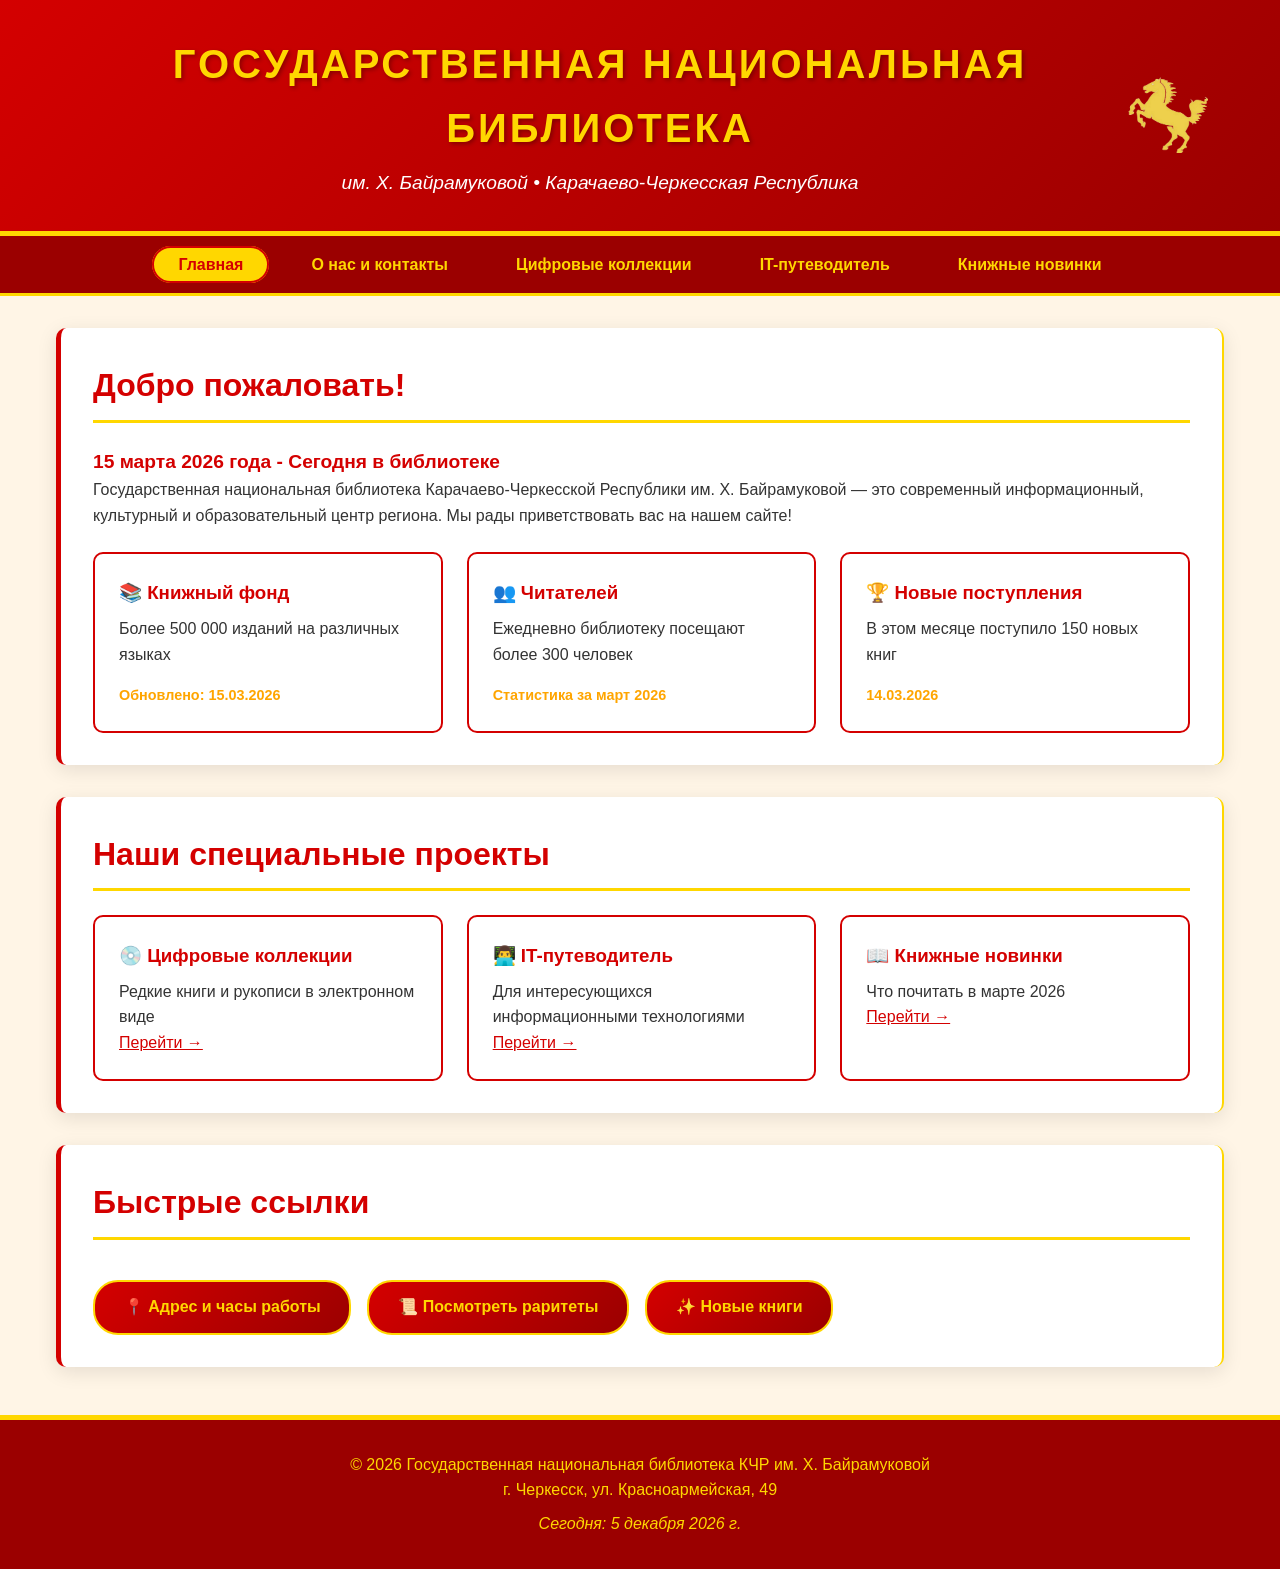
<file: index.html>
<!DOCTYPE html>
<html lang="ru">
<head>
    <meta charset="UTF-8">
    <meta name="viewport" content="width=device-width, initial-scale=1.0">
    <title>Главная - Государственная национальная библиотека КЧР им. Х. Байрамуковой</title>
    <link rel="stylesheet" href="css/style.css">
</head>
<body>
    <header>
        <div class="header-content">
            <img src="images/horse-logo.png" alt="Логотип библиотеки" class="header-logo" onerror="this.style.display='none'">
            <div class="header-text">
                <h1>Государственная национальная библиотека</h1>
                <p>им. Х. Байрамуковой • Карачаево-Черкесская Республика</p>
            </div>
        </div>
    </header>

    <nav>
        <ul>
            <li><a href="index.html">Главная</a></li>
            <li><a href="about.html">О нас и контакты</a></li>
            <li><a href="rarities.html">Цифровые коллекции</a></li>
            <li><a href="guide.html">IT-путеводитель</a></li>
            <li><a href="newbooks.html">Книжные новинки</a></li>
        </ul>
    </nav>

    <main>
        <section>
            <h2>Добро пожаловать!</h2>
            <p style="font-size: 1.2rem; color: #D40000; font-weight: bold;">15 марта 2026 года - Сегодня в библиотеке</p>
            <p>Государственная национальная библиотека Карачаево-Черкесской Республики им. Х. Байрамуковой — это современный информационный, культурный и образовательный центр региона. Мы рады приветствовать вас на нашем сайте!</p>
            
            <div class="card-container">
                <div class="card">
                    <h3>📚 Книжный фонд</h3>
                    <p>Более 500 000 изданий на различных языках</p>
                    <p class="date">Обновлено: 15.03.2026</p>
                </div>
                
                <div class="card">
                    <h3>👥 Читателей</h3>
                    <p>Ежедневно библиотеку посещают более 300 человек</p>
                    <p class="date">Статистика за март 2026</p>
                </div>
                
                <div class="card">
                    <h3>🏆 Новые поступления</h3>
                    <p>В этом месяце поступило 150 новых книг</p>
                    <p class="date">14.03.2026</p>
                </div>
            </div>
        </section>

        <section>
            <h2>Наши специальные проекты</h2>
            <div class="card-container">
                <div class="card">
                    <h3>💿 Цифровые коллекции</h3>
                    <p>Редкие книги и рукописи в электронном виде</p>
                    <a href="rarities.html" style="color: #D40000;">Перейти →</a>
                </div>
                
                <div class="card">
                    <h3>👨‍💻 IT-путеводитель</h3>
                    <p>Для интересующихся информационными технологиями</p>
                    <a href="guide.html" style="color: #D40000;">Перейти →</a>
                </div>
                
                <div class="card">
                    <h3>📖 Книжные новинки</h3>
                    <p>Что почитать в марте 2026</p>
                    <a href="newbooks.html" style="color: #D40000;">Перейти →</a>
                </div>
            </div>
        </section>

        <section>
            <h2>Быстрые ссылки</h2>
            <div style="display: flex; gap: 1rem; flex-wrap: wrap;">
                <a href="about.html" class="btn">📍 Адрес и часы работы</a>
                <a href="rarities.html" class="btn">📜 Посмотреть раритеты</a>
                <a href="newbooks.html" class="btn">✨ Новые книги</a>
            </div>
        </section>
    </main>

    <footer>
        <div class="footer-content">
            <p>© 2026 Государственная национальная библиотека КЧР им. Х. Байрамуковой</p>
            <p>г. Черкесск, ул. Красноармейская, 49</p>
            <p id="current-date"></p>
        </div>
    </footer>

    <script src="js/script.js"></script>
</body>
</html>
</file>
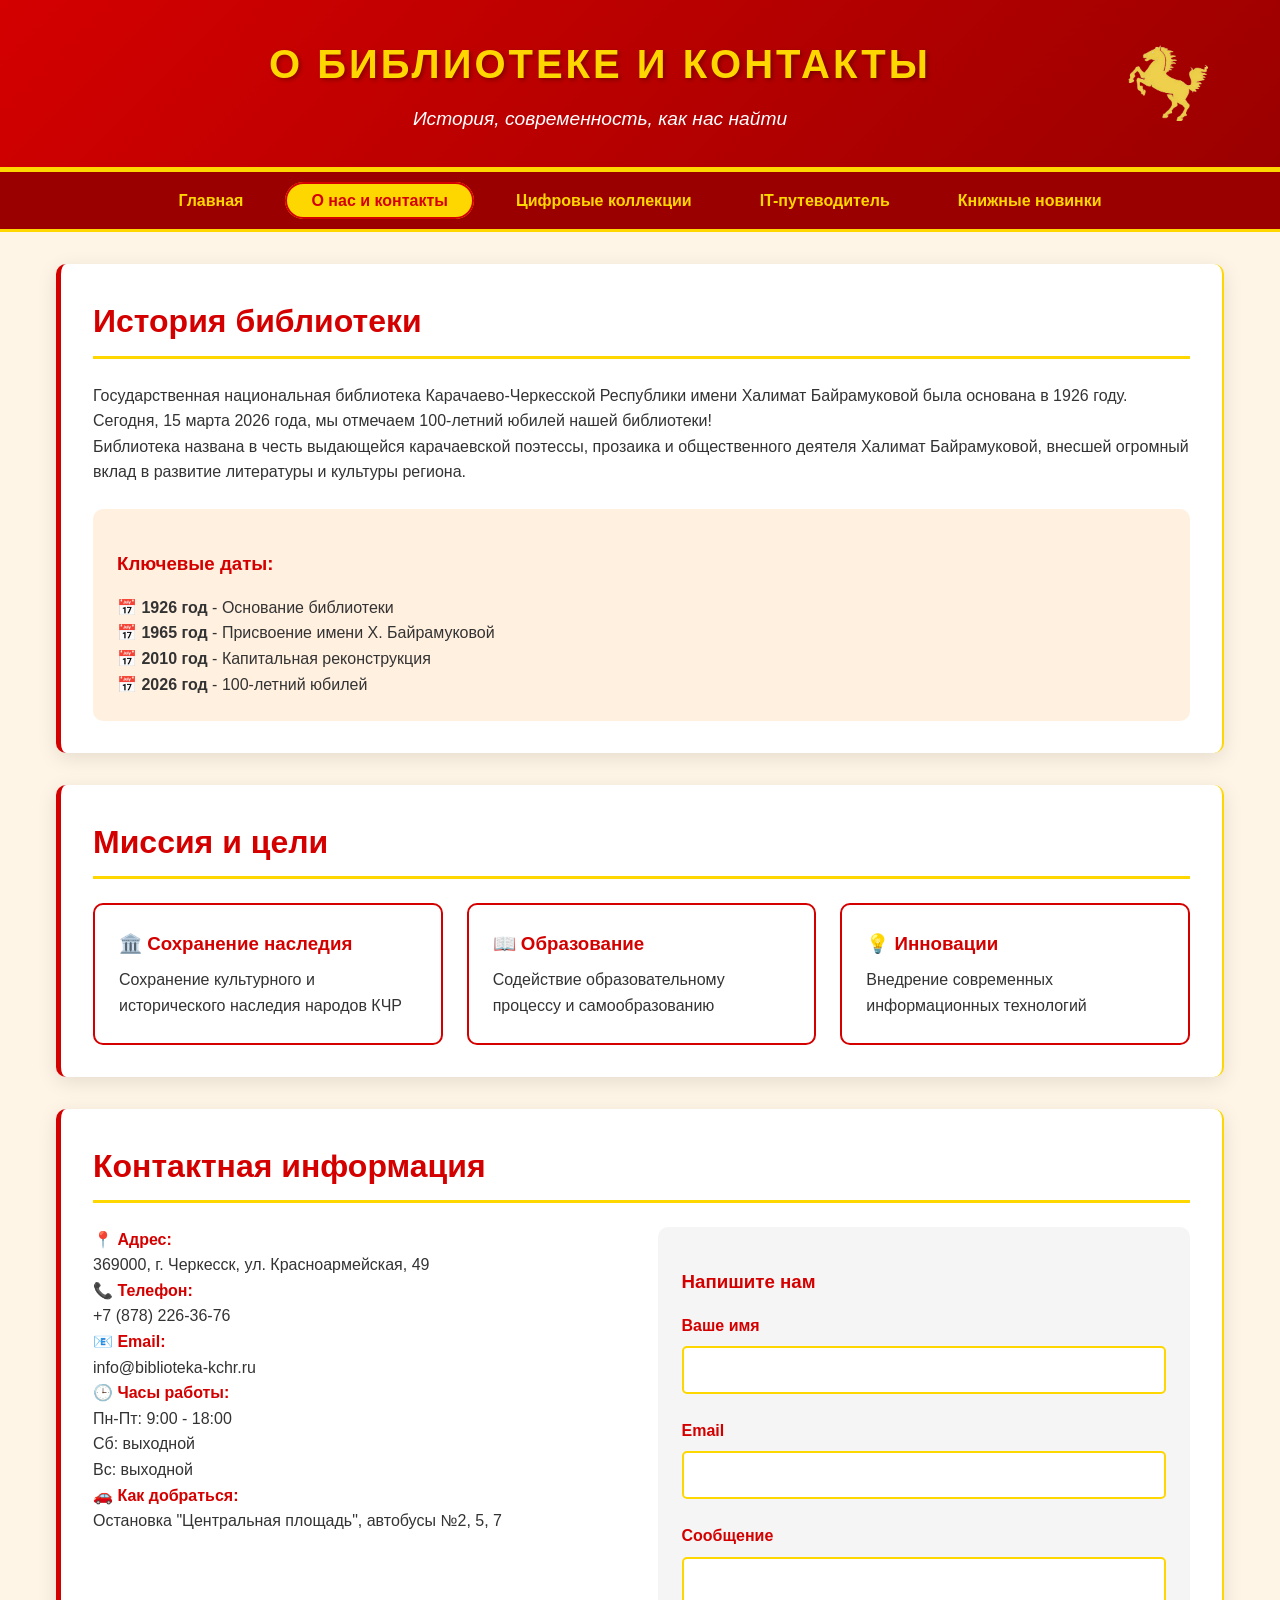
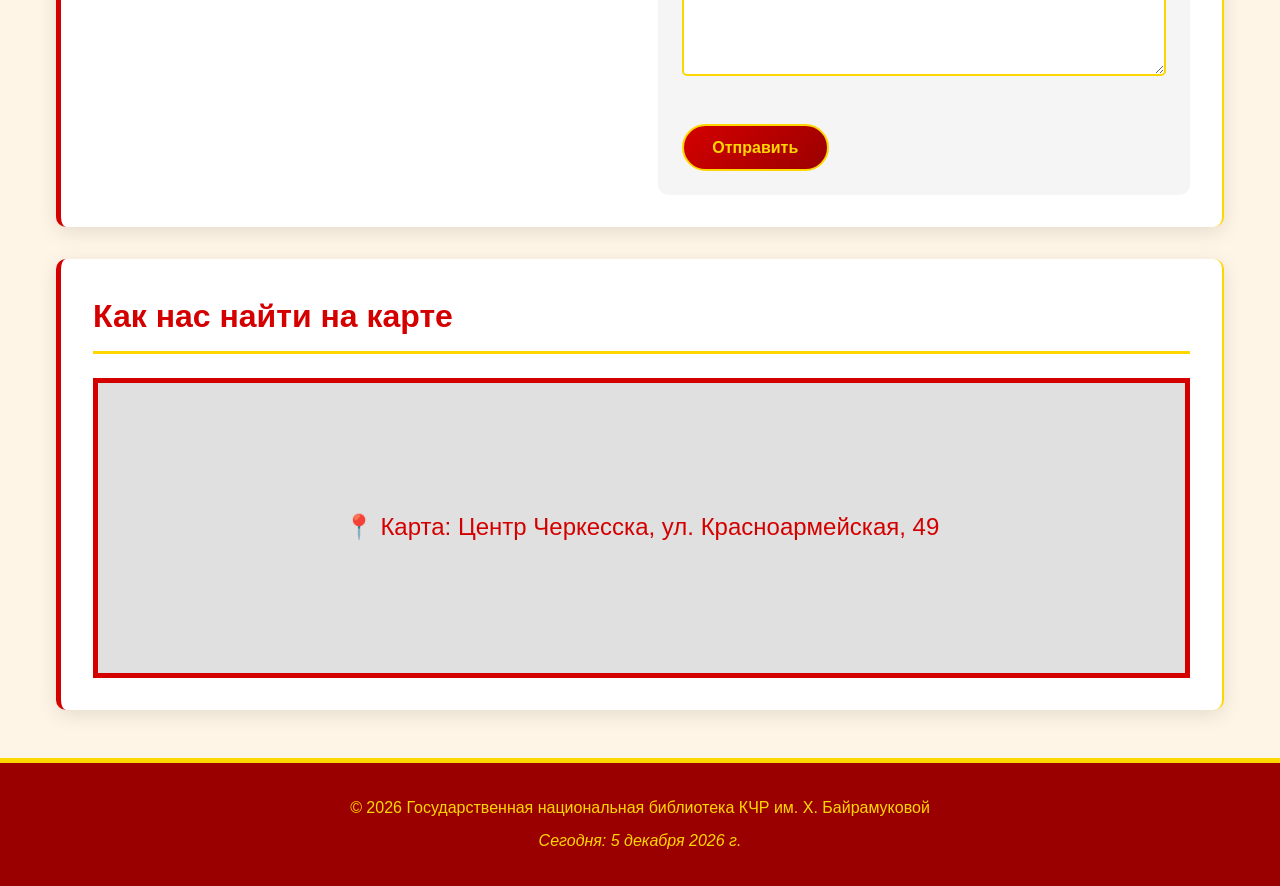
<file: about.html>
<!DOCTYPE html>
<html lang="ru">
<head>
    <meta charset="UTF-8">
    <meta name="viewport" content="width=device-width, initial-scale=1.0">
    <title>О библиотеке и контакты - Государственная национальная библиотека КЧР</title>
    <link rel="stylesheet" href="css/style.css">
</head>
<body>
    <header>
        <div class="header-content">
            <img src="images/horse-logo.png" alt="Логотип библиотеки" class="header-logo" onerror="this.style.display='none'">
            <div class="header-text">
                <h1>О библиотеке и контакты</h1>
                <p>История, современность, как нас найти</p>
            </div>
        </div>
    </header>

    <nav>
        <ul>
            <li><a href="index.html">Главная</a></li>
            <li><a href="about.html">О нас и контакты</a></li>
            <li><a href="rarities.html">Цифровые коллекции</a></li>
            <li><a href="guide.html">IT-путеводитель</a></li>
            <li><a href="newbooks.html">Книжные новинки</a></li>
        </ul>
    </nav>

    <main>
        <section>
            <h2>История библиотеки</h2>
            <p>Государственная национальная библиотека Карачаево-Черкесской Республики имени Халимат Байрамуковой была основана в 1926 году. Сегодня, 15 марта 2026 года, мы отмечаем 100-летний юбилей нашей библиотеки!</p>
            <p>Библиотека названа в честь выдающейся карачаевской поэтессы, прозаика и общественного деятеля Халимат Байрамуковой, внесшей огромный вклад в развитие литературы и культуры региона.</p>
            
            <div style="background: #FFF0E0; padding: 1.5rem; border-radius: 10px; margin-top: 1.5rem;">
                <h3 style="color: #D40000;">Ключевые даты:</h3>
                <ul style="list-style: none;">
                    <li>📅 <strong>1926 год</strong> - Основание библиотеки</li>
                    <li>📅 <strong>1965 год</strong> - Присвоение имени Х. Байрамуковой</li>
                    <li>📅 <strong>2010 год</strong> - Капитальная реконструкция</li>
                    <li>📅 <strong>2026 год</strong> - 100-летний юбилей</li>
                </ul>
            </div>
        </section>

        <section>
            <h2>Миссия и цели</h2>
            <div class="card-container">
                <div class="card">
                    <h3>🏛️ Сохранение наследия</h3>
                    <p>Сохранение культурного и исторического наследия народов КЧР</p>
                </div>
                <div class="card">
                    <h3>📖 Образование</h3>
                    <p>Содействие образовательному процессу и самообразованию</p>
                </div>
                <div class="card">
                    <h3>💡 Инновации</h3>
                    <p>Внедрение современных информационных технологий</p>
                </div>
            </div>
        </section>

        <section>
            <h2>Контактная информация</h2>
            <div style="display: grid; grid-template-columns: 1fr 1fr; gap: 2rem;">
                <div>
                    <p><strong style="color: #D40000;">📍 Адрес:</strong><br>
                    369000, г. Черкесск, ул. Красноармейская, 49</p>
                    
                    <p><strong style="color: #D40000;">📞 Телефон:</strong><br>
                    +7 (878) 226-36-76</p>
                    
                    <p><strong style="color: #D40000;">📧 Email:</strong><br>
                    info@biblioteka-kchr.ru</p>
                    
                    <p><strong style="color: #D40000;">🕒 Часы работы:</strong><br>
                    Пн-Пт: 9:00 - 18:00<br>
                    Сб: выходной<br>
                    Вс: выходной</p>
                    
                    <p><strong style="color: #D40000;">🚗 Как добраться:</strong><br>
                    Остановка "Центральная площадь", автобусы №2, 5, 7</p>
                </div>
                
                <div style="background: #f5f5f5; padding: 1.5rem; border-radius: 10px;">
                    <h3 style="color: #D40000;">Напишите нам</h3>
                    <form id="contactForm">
                        <div class="form-group">
                            <label for="name">Ваше имя</label>
                            <input type="text" id="name" required>
                        </div>
                        
                        <div class="form-group">
                            <label for="email">Email</label>
                            <input type="email" id="email" required>
                        </div>
                        
                        <div class="form-group">
                            <label for="message">Сообщение</label>
                            <textarea id="message" rows="5" required></textarea>
                        </div>
                        
                        <button type="submit" class="btn">Отправить</button>
                    </form>
                </div>
            </div>
        </section>

        <section>
            <h2>Как нас найти на карте</h2>
            <div style="background: #e0e0e0; height: 300px; display: flex; align-items: center; justify-content: center; border: 5px solid #D40000;">
                <p style="font-size: 1.5rem; color: #D40000;">📍 Карта: Центр Черкесска, ул. Красноармейская, 49</p>
            </div>
        </section>
    </main>

    <footer>
        <div class="footer-content">
            <p>© 2026 Государственная национальная библиотека КЧР им. Х. Байрамуковой</p>
            <p id="current-date"></p>
        </div>
    </footer>

    <script src="js/script.js"></script>
</body>
</html>
</file>
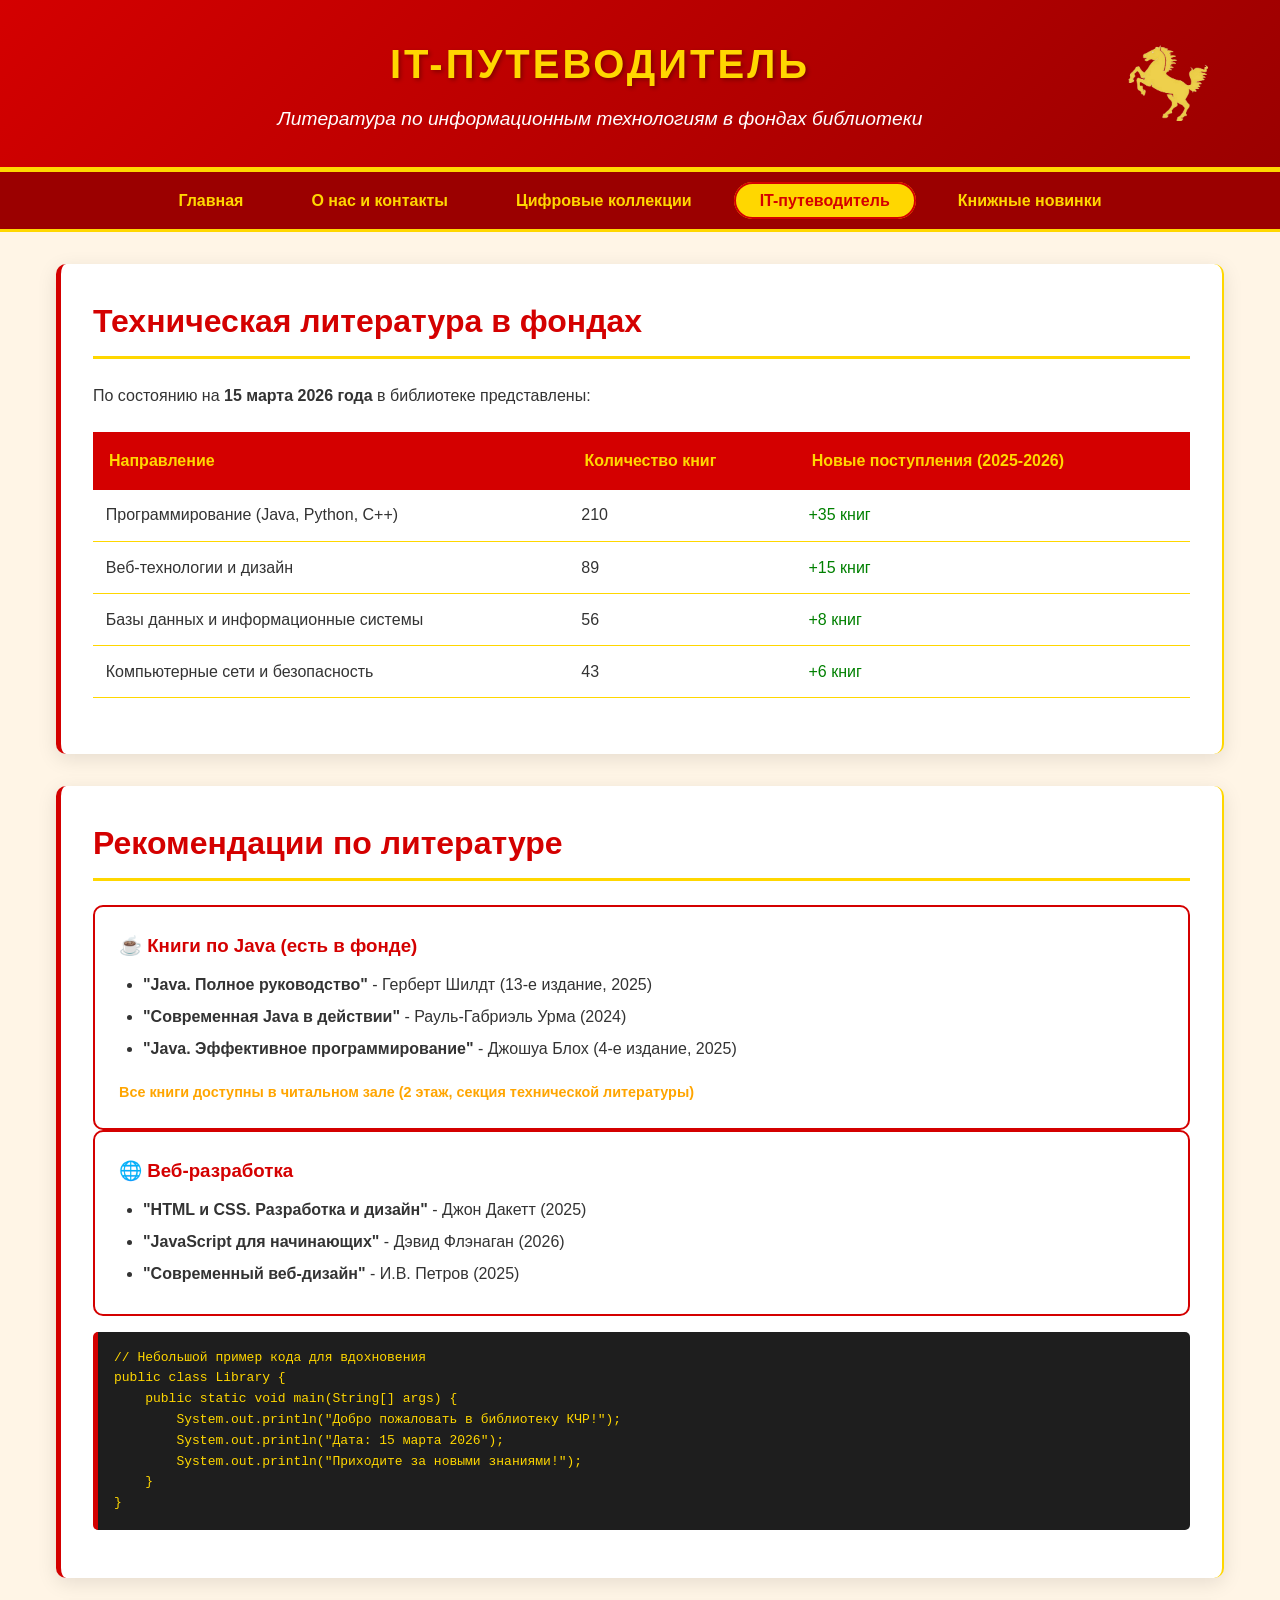
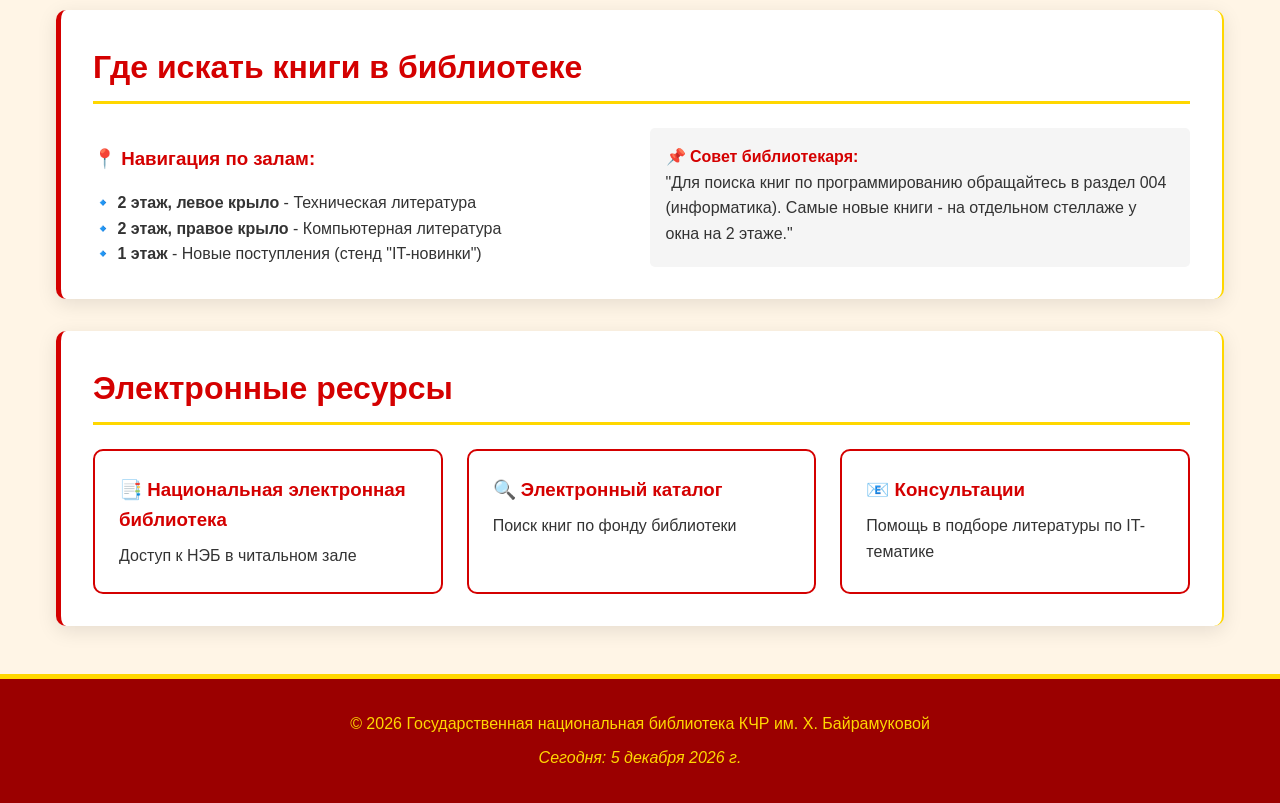
<file: guide.html>
<!DOCTYPE html>
<html lang="ru">
<head>
    <meta charset="UTF-8">
    <meta name="viewport" content="width=device-width, initial-scale=1.0">
    <title>IT-путеводитель - Библиотека КЧР</title>
    <link rel="stylesheet" href="css/style.css">
    <style>
        .code-block {
            background: #1e1e1e;
            color: #FFD700;
            padding: 1rem;
            border-radius: 5px;
            font-family: monospace;
            margin: 1rem 0;
            border-left: 5px solid #D40000;
            overflow-x: auto;
        }
    </style>
</head>
<body>
    <header>
        <div class="header-content">
            <img src="images/horse-logo.png" alt="Логотип библиотеки" class="header-logo" onerror="this.style.display='none'">
            <div class="header-text">
                <h1>IT-путеводитель</h1>
                <p>Литература по информационным технологиям в фондах библиотеки</p>
            </div>
        </div>
    </header>

    <nav>
        <ul>
            <li><a href="index.html">Главная</a></li>
            <li><a href="about.html">О нас и контакты</a></li>
            <li><a href="rarities.html">Цифровые коллекции</a></li>
            <li><a href="guide.html">IT-путеводитель</a></li>
            <li><a href="newbooks.html">Книжные новинки</a></li>
        </ul>
    </nav>

    <main>
        <section>
            <h2>Техническая литература в фондах</h2>
            <p>По состоянию на <strong>15 марта 2026 года</strong> в библиотеке представлены:</p>
            
            <table>
                <thead>
                    <tr>
                        <th>Направление</th>
                        <th>Количество книг</th>
                        <th>Новые поступления (2025-2026)</th>
                    </tr>
                </thead>
                <tbody>
                    <tr>
                        <td>Программирование (Java, Python, C++)</td>
                        <td>210</td>
                        <td style="color: green;">+35 книг</td>
                    </tr>
                    <tr>
                        <td>Веб-технологии и дизайн</td>
                        <td>89</td>
                        <td style="color: green;">+15 книг</td>
                    </tr>
                    <tr>
                        <td>Базы данных и информационные системы</td>
                        <td>56</td>
                        <td style="color: green;">+8 книг</td>
                    </tr>
                    <tr>
                        <td>Компьютерные сети и безопасность</td>
                        <td>43</td>
                        <td style="color: green;">+6 книг</td>
                    </tr>
                </tbody>
            </table>
        </section>

        <section>
            <h2>Рекомендации по литературе</h2>
            
            <div class="card">
                <h3>☕ Книги по Java (есть в фонде)</h3>
                <ul style="margin-left: 1.5rem; line-height: 2;">
                    <li><strong>"Java. Полное руководство"</strong> - Герберт Шилдт (13-е издание, 2025)</li>
                    <li><strong>"Современная Java в действии"</strong> - Рауль-Габриэль Урма (2024)</li>
                    <li><strong>"Java. Эффективное программирование"</strong> - Джошуа Блох (4-е издание, 2025)</li>
                </ul>
                <p class="date">Все книги доступны в читальном зале (2 этаж, секция технической литературы)</p>
            </div>
            
            <div class="card">
                <h3>🌐 Веб-разработка</h3>
                <ul style="margin-left: 1.5rem; line-height: 2;">
                    <li><strong>"HTML и CSS. Разработка и дизайн"</strong> - Джон Дакетт (2025)</li>
                    <li><strong>"JavaScript для начинающих"</strong> - Дэвид Флэнаган (2026)</li>
                    <li><strong>"Современный веб-дизайн"</strong> - И.В. Петров (2025)</li>
                </ul>
            </div>
            
            <div class="code-block">
                <pre>// Небольшой пример кода для вдохновения
public class Library {
    public static void main(String[] args) {
        System.out.println("Добро пожаловать в библиотеку КЧР!");
        System.out.println("Дата: 15 марта 2026");
        System.out.println("Приходите за новыми знаниями!");
    }
}</pre>
            </div>
        </section>

        <section>
            <h2>Где искать книги в библиотеке</h2>
            <div style="display: grid; grid-template-columns: 1fr 1fr; gap: 1rem;">
                <div>
                    <h3>📍 Навигация по залам:</h3>
                    <ul style="list-style: none;">
                        <li>🔹 <strong>2 этаж, левое крыло</strong> - Техническая литература</li>
                        <li>🔹 <strong>2 этаж, правое крыло</strong> - Компьютерная литература</li>
                        <li>🔹 <strong>1 этаж</strong> - Новые поступления (стенд "IT-новинки")</li>
                    </ul>
                </div>
                <div style="background: #f5f5f5; padding: 1rem; border-radius: 5px;">
                    <p style="font-weight: bold; color: #D40000;">📌 Совет библиотекаря:</p>
                    <p>"Для поиска книг по программированию обращайтесь в раздел 004 (информатика). Самые новые книги - на отдельном стеллаже у окна на 2 этаже."</p>
                </div>
            </div>
        </section>
        
        <section>
            <h2>Электронные ресурсы</h2>
            <div class="card-container">
                <div class="card">
                    <h3>📑 Национальная электронная библиотека</h3>
                    <p>Доступ к НЭБ в читальном зале</p>
                </div>
                <div class="card">
                    <h3>🔍 Электронный каталог</h3>
                    <p>Поиск книг по фонду библиотеки</p>
                </div>
                <div class="card">
                    <h3>📧 Консультации</h3>
                    <p>Помощь в подборе литературы по IT-тематике</p>
                </div>
            </div>
        </section>
    </main>

    <footer>
        <div class="footer-content">
            <p>© 2026 Государственная национальная библиотека КЧР им. Х. Байрамуковой</p>
            <p id="current-date"></p>
        </div>
    </footer>

    <script src="js/script.js"></script>
</body>
</html>
</file>
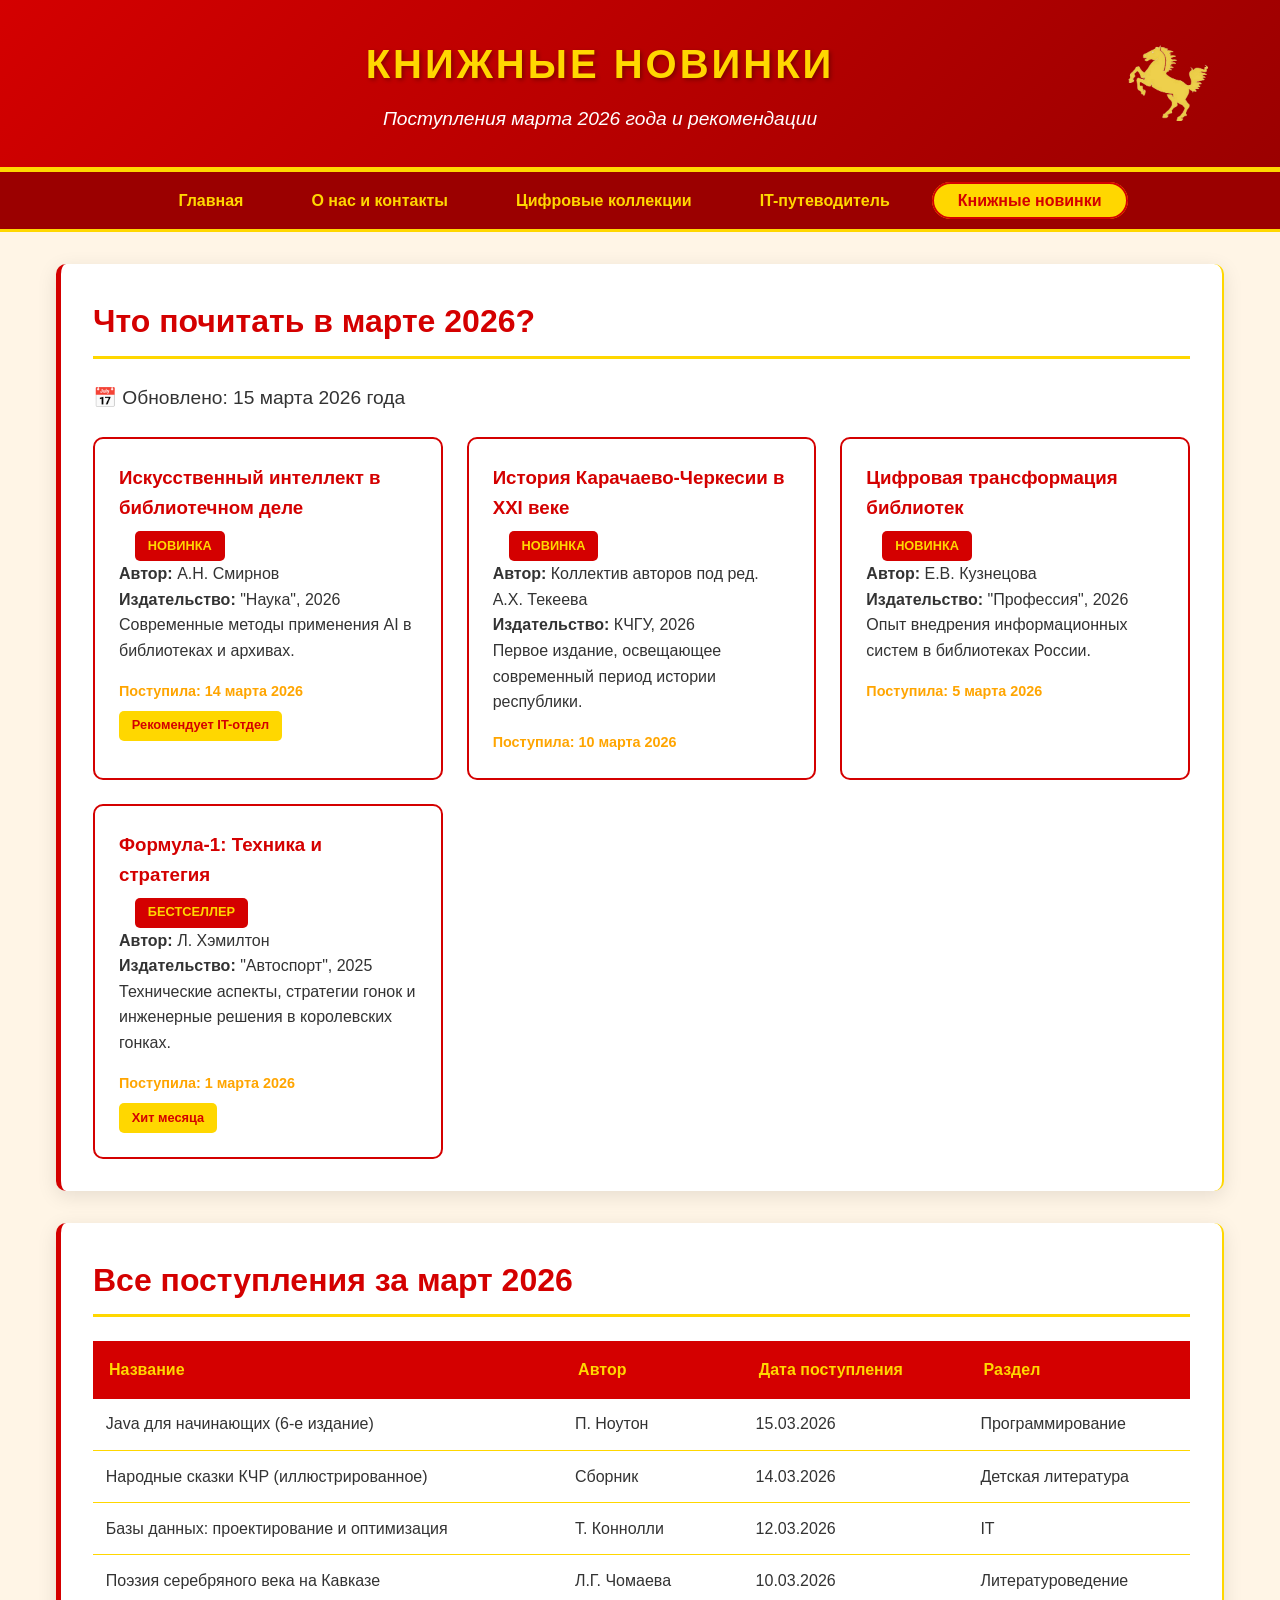
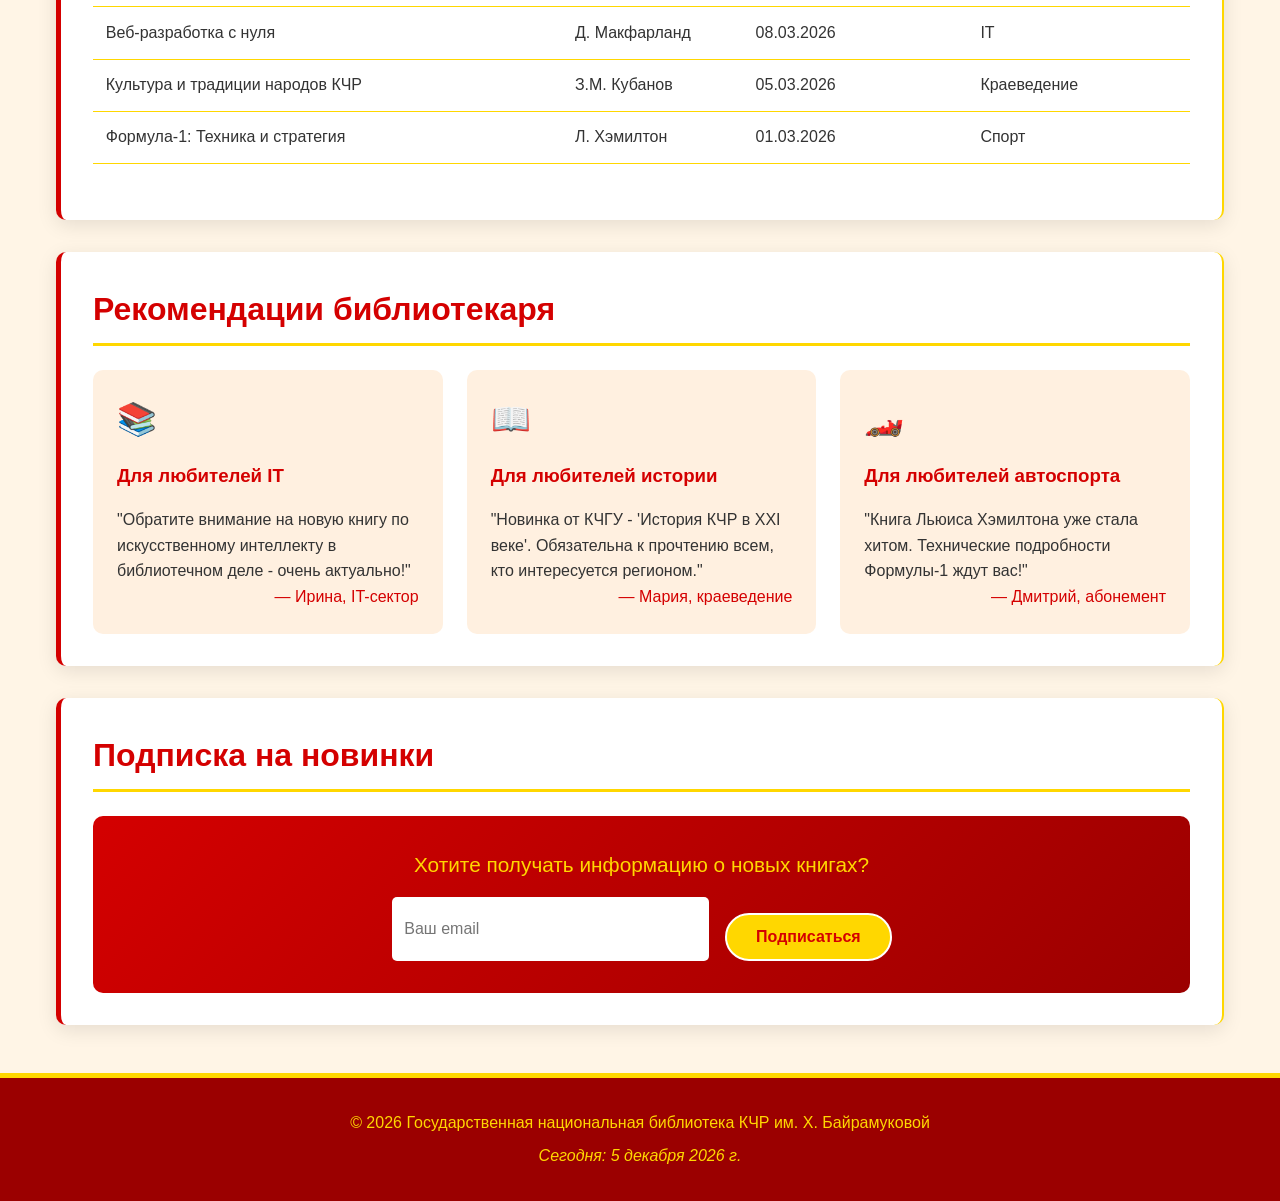
<file: newbooks.html>
<!DOCTYPE html>
<html lang="ru">
<head>
    <meta charset="UTF-8">
    <meta name="viewport" content="width=device-width, initial-scale=1.0">
    <title>Книжные новинки - Библиотека КЧР</title>
    <link rel="stylesheet" href="css/style.css">
    <style>
        .new-badge {
            background: #D40000;
            color: #FFD700;
            padding: 0.3rem 0.8rem;
            border-radius: 5px;
            font-size: 0.8rem;
            font-weight: bold;
            margin-left: 1rem;
            white-space: nowrap;
        }
        .recommend {
            background: #FFD700;
            color: #D40000;
            padding: 0.3rem 0.8rem;
            border-radius: 5px;
            font-size: 0.8rem;
            font-weight: bold;
            display: inline-block;
            margin-top: 0.5rem;
        }
    </style>
</head>
<body>
    <header>
        <div class="header-content">
            <img src="images/horse-logo.png" alt="Логотип библиотеки" class="header-logo" onerror="this.style.display='none'">
            <div class="header-text">
                <h1>Книжные новинки</h1>
                <p>Поступления марта 2026 года и рекомендации</p>
            </div>
        </div>
    </header>

    <nav>
        <ul>
            <li><a href="index.html">Главная</a></li>
            <li><a href="about.html">О нас и контакты</a></li>
            <li><a href="rarities.html">Цифровые коллекции</a></li>
            <li><a href="guide.html">IT-путеводитель</a></li>
            <li><a href="newbooks.html">Книжные новинки</a></li>
        </ul>
    </nav>

    <main>
        <section>
            <h2>Что почитать в марте 2026?</h2>
            <p style="font-size: 1.2rem;">📅 Обновлено: 15 марта 2026 года</p>
            
            <div class="card-container">
                <div class="card">
                    <div style="display: flex; justify-content: space-between; align-items: flex-start; flex-wrap: wrap;">
                        <h3>Искусственный интеллект в библиотечном деле</h3>
                        <span class="new-badge">НОВИНКА</span>
                    </div>
                    <p><strong>Автор:</strong> А.Н. Смирнов</p>
                    <p><strong>Издательство:</strong> "Наука", 2026</p>
                    <p>Современные методы применения AI в библиотеках и архивах.</p>
                    <p class="date">Поступила: 14 марта 2026</p>
                    <span class="recommend">Рекомендует IT-отдел</span>
                </div>
                
                <div class="card">
                    <div style="display: flex; justify-content: space-between; align-items: flex-start; flex-wrap: wrap;">
                        <h3>История Карачаево-Черкесии в XXI веке</h3>
                        <span class="new-badge">НОВИНКА</span>
                    </div>
                    <p><strong>Автор:</strong> Коллектив авторов под ред. А.Х. Текеева</p>
                    <p><strong>Издательство:</strong> КЧГУ, 2026</p>
                    <p>Первое издание, освещающее современный период истории республики.</p>
                    <p class="date">Поступила: 10 марта 2026</p>
                </div>
                
                <div class="card">
                    <div style="display: flex; justify-content: space-between; align-items: flex-start; flex-wrap: wrap;">
                        <h3>Цифровая трансформация библиотек</h3>
                        <span class="new-badge">НОВИНКА</span>
                    </div>
                    <p><strong>Автор:</strong> Е.В. Кузнецова</p>
                    <p><strong>Издательство:</strong> "Профессия", 2026</p>
                    <p>Опыт внедрения информационных систем в библиотеках России.</p>
                    <p class="date">Поступила: 5 марта 2026</p>
                </div>
                
                <div class="card">
                    <div style="display: flex; justify-content: space-between; align-items: flex-start; flex-wrap: wrap;">
                        <h3>Формула-1: Техника и стратегия</h3>
                        <span class="new-badge">БЕСТСЕЛЛЕР</span>
                    </div>
                    <p><strong>Автор:</strong> Л. Хэмилтон</p>
                    <p><strong>Издательство:</strong> "Автоспорт", 2025</p>
                    <p>Технические аспекты, стратегии гонок и инженерные решения в королевских гонках.</p>
                    <p class="date">Поступила: 1 марта 2026</p>
                    <span class="recommend">Хит месяца</span>
                </div>
            </div>
        </section>

        <section>
            <h2>Все поступления за март 2026</h2>
            
            <table>
                <thead>
                    <tr>
                        <th>Название</th>
                        <th>Автор</th>
                        <th>Дата поступления</th>
                        <th>Раздел</th>
                    </tr>
                </thead>
                <tbody>
                    <tr>
                        <td>Java для начинающих (6-е издание)</td>
                        <td>П. Ноутон</td>
                        <td>15.03.2026</td>
                        <td>Программирование</td>
                    </tr>
                    <tr>
                        <td>Народные сказки КЧР (иллюстрированное)</td>
                        <td>Сборник</td>
                        <td>14.03.2026</td>
                        <td>Детская литература</td>
                    </tr>
                    <tr>
                        <td>Базы данных: проектирование и оптимизация</td>
                        <td>Т. Коннолли</td>
                        <td>12.03.2026</td>
                        <td>IT</td>
                    </tr>
                    <tr>
                        <td>Поэзия серебряного века на Кавказе</td>
                        <td>Л.Г. Чомаева</td>
                        <td>10.03.2026</td>
                        <td>Литературоведение</td>
                    </tr>
                    <tr>
                        <td>Веб-разработка с нуля</td>
                        <td>Д. Макфарланд</td>
                        <td>08.03.2026</td>
                        <td>IT</td>
                    </tr>
                    <tr>
                        <td>Культура и традиции народов КЧР</td>
                        <td>З.М. Кубанов</td>
                        <td>05.03.2026</td>
                        <td>Краеведение</td>
                    </tr>
                    <tr>
                        <td>Формула-1: Техника и стратегия</td>
                        <td>Л. Хэмилтон</td>
                        <td>01.03.2026</td>
                        <td>Спорт</td>
                    </tr>
                </tbody>
            </table>
        </section>

        <section>
            <h2>Рекомендации библиотекаря</h2>
            
            <div style="display: grid; grid-template-columns: repeat(3, 1fr); gap: 1.5rem;">
                <div style="background: #FFF0E0; padding: 1.5rem; border-radius: 10px;">
                    <p style="font-size: 2rem; margin: 0;">📚</p>
                    <h3>Для любителей IT</h3>
                    <p>"Обратите внимание на новую книгу по искусственному интеллекту в библиотечном деле - очень актуально!"</p>
                    <p style="text-align: right; color: #D40000;">— Ирина, IT-сектор</p>
                </div>
                
                <div style="background: #FFF0E0; padding: 1.5rem; border-radius: 10px;">
                    <p style="font-size: 2rem; margin: 0;">📖</p>
                    <h3>Для любителей истории</h3>
                    <p>"Новинка от КЧГУ - 'История КЧР в XXI веке'. Обязательна к прочтению всем, кто интересуется регионом."</p>
                    <p style="text-align: right; color: #D40000;">— Мария, краеведение</p>
                </div>
                
                <div style="background: #FFF0E0; padding: 1.5rem; border-radius: 10px;">
                    <p style="font-size: 2rem; margin: 0;">🏎️</p>
                    <h3>Для любителей автоспорта</h3>
                    <p>"Книга Льюиса Хэмилтона уже стала хитом. Технические подробности Формулы-1 ждут вас!"</p>
                    <p style="text-align: right; color: #D40000;">— Дмитрий, абонемент</p>
                </div>
            </div>
        </section>

        <section>
            <h2>Подписка на новинки</h2>
            <div style="background: linear-gradient(135deg, #D40000, #9B0000); padding: 2rem; border-radius: 10px; text-align: center;">
                <p style="color: #FFD700; font-size: 1.3rem; margin-bottom: 1rem;">Хотите получать информацию о новых книгах?</p>
                <form style="display: flex; gap: 1rem; max-width: 500px; margin: 0 auto; flex-wrap: wrap;">
                    <input type="email" placeholder="Ваш email" style="flex: 1; padding: 0.8rem; border: none; border-radius: 5px; min-width: 200px;">
                    <button type="submit" class="btn" style="background: #FFD700; color: #D40000; border: 2px solid white;">Подписаться</button>
                </form>
            </div>
        </section>
    </main>

    <footer>
        <div class="footer-content">
            <p>© 2026 Государственная национальная библиотека КЧР им. Х. Байрамуковой</p>
            <p id="current-date"></p>
        </div>
    </footer>

    <script src="js/script.js"></script>
</body>
</html>
</file>
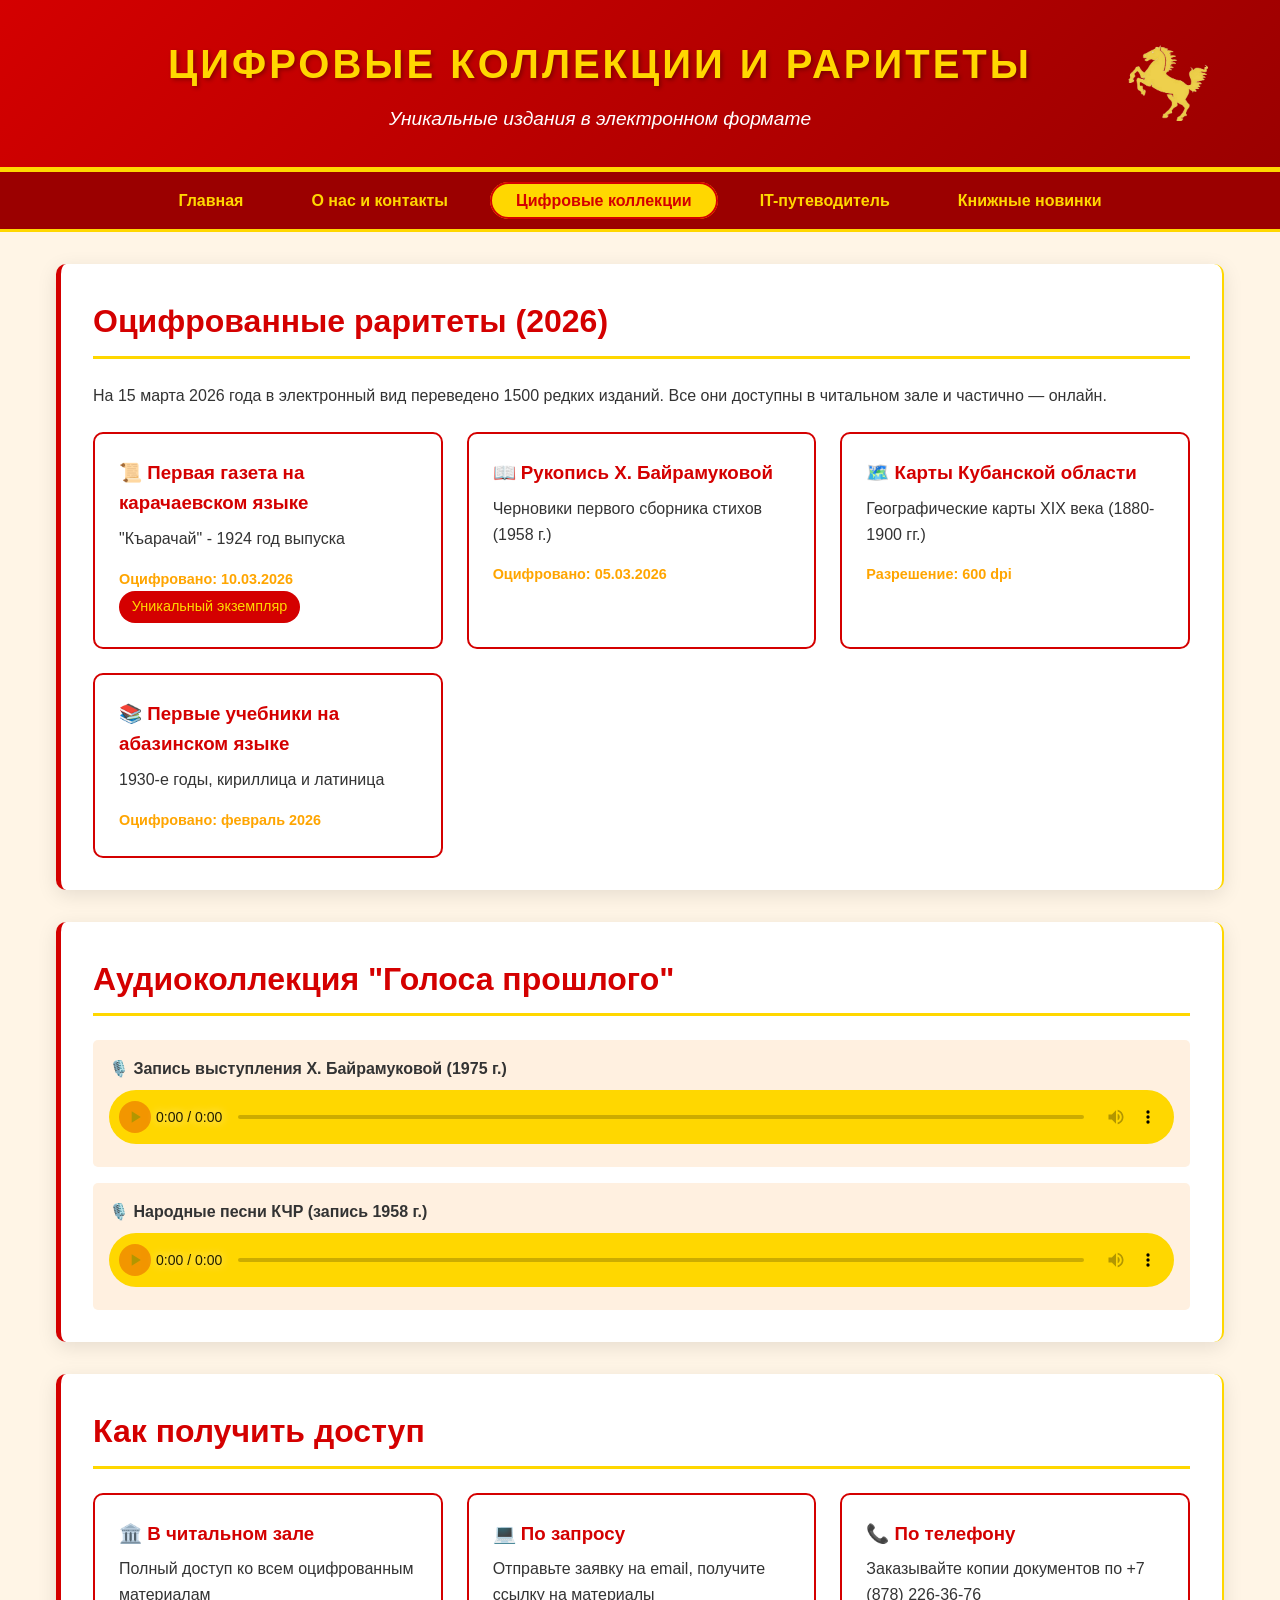
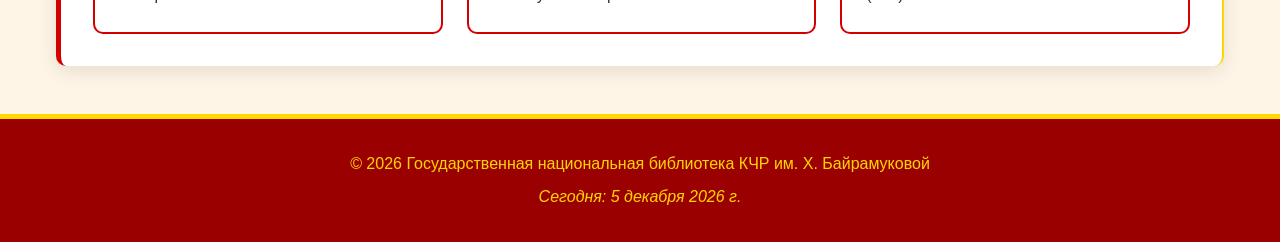
<file: rarities.html>
<!DOCTYPE html>
<html lang="ru">
<head>
    <meta charset="UTF-8">
    <meta name="viewport" content="width=device-width, initial-scale=1.0">
    <title>Цифровые коллекции - Государственная национальная библиотека КЧР</title>
    <link rel="stylesheet" href="css/style.css">
</head>
<body>
    <header>
        <div class="header-content">
            <img src="images/horse-logo.png" alt="Логотип библиотеки" class="header-logo" onerror="this.style.display='none'">
            <div class="header-text">
                <h1>Цифровые коллекции и раритеты</h1>
                <p>Уникальные издания в электронном формате</p>
            </div>
        </div>
    </header>

    <nav>
        <ul>
            <li><a href="index.html">Главная</a></li>
            <li><a href="about.html">О нас и контакты</a></li>
            <li><a href="rarities.html">Цифровые коллекции</a></li>
            <li><a href="guide.html">IT-путеводитель</a></li>
            <li><a href="newbooks.html">Книжные новинки</a></li>
        </ul>
    </nav>

    <main>
        <section>
            <h2>Оцифрованные раритеты (2026)</h2>
            <p>На 15 марта 2026 года в электронный вид переведено 1500 редких изданий. Все они доступны в читальном зале и частично — онлайн.</p>
            
            <div class="card-container">
                <div class="card">
                    <h3>📜 Первая газета на карачаевском языке</h3>
                    <p>"Къарачай" - 1924 год выпуска</p>
                    <p class="date">Оцифровано: 10.03.2026</p>
                    <span class="badge">Уникальный экземпляр</span>
                </div>
                
                <div class="card">
                    <h3>📖 Рукопись Х. Байрамуковой</h3>
                    <p>Черновики первого сборника стихов (1958 г.)</p>
                    <p class="date">Оцифровано: 05.03.2026</p>
                </div>
                
                <div class="card">
                    <h3>🗺️ Карты Кубанской области</h3>
                    <p>Географические карты XIX века (1880-1900 гг.)</p>
                    <p class="date">Разрешение: 600 dpi</p>
                </div>
                
                <div class="card">
                    <h3>📚 Первые учебники на абазинском языке</h3>
                    <p>1930-е годы, кириллица и латиница</p>
                    <p class="date">Оцифровано: февраль 2026</p>
                </div>
            </div>
        </section>

        <section>
            <h2>Аудиоколлекция "Голоса прошлого"</h2>
            <div style="display: grid; gap: 1rem;">
                <div style="background: #FFF0E0; padding: 1rem; border-radius: 5px;">
                    <p><strong>🎙️ Запись выступления Х. Байрамуковой (1975 г.)</strong></p>
                    <audio controls style="width: 100%;">
                        <source src="#" type="audio/mpeg">
                        Ваш браузер не поддерживает аудио.
                    </audio>
                </div>
                <div style="background: #FFF0E0; padding: 1rem; border-radius: 5px;">
                    <p><strong>🎙️ Народные песни КЧР (запись 1958 г.)</strong></p>
                    <audio controls style="width: 100%;">
                        <source src="#" type="audio/mpeg">
                        Ваш браузер не поддерживает аудио.
                    </audio>
                </div>
            </div>
        </section>

        <section>
            <h2>Как получить доступ</h2>
            <div class="card-container">
                <div class="card">
                    <h3>🏛️ В читальном зале</h3>
                    <p>Полный доступ ко всем оцифрованным материалам</p>
                </div>
                <div class="card">
                    <h3>💻 По запросу</h3>
                    <p>Отправьте заявку на email, получите ссылку на материалы</p>
                </div>
                <div class="card">
                    <h3>📞 По телефону</h3>
                    <p>Заказывайте копии документов по +7 (878) 226-36-76</p>
                </div>
            </div>
        </section>
    </main>

    <footer>
        <div class="footer-content">
            <p>© 2026 Государственная национальная библиотека КЧР им. Х. Байрамуковой</p>
            <p id="current-date"></p>
        </div>
    </footer>

    <script src="js/script.js"></script>
</body>
</html>
</file>
<file: css/style.css>
/* css/style.css */
* {
    margin: 0;
    padding: 0;
    box-sizing: border-box;
}

body {
    font-family: 'Segoe UI', Tahoma, Geneva, Verdana, sans-serif;
    background-color: #FFF5E6;
    color: #333;
    line-height: 1.6;
}

/* Красно-желтая цветовая гамма */
header {
    background: linear-gradient(135deg, #D40000 0%, #9B0000 100%);
    color: #FFD700;
    padding: 2rem 0;
    text-align: center;
    border-bottom: 5px solid #FFD700;
    box-shadow: 0 4px 15px rgba(212, 0, 0, 0.3);
}

.header-content {
    display: flex;
    align-items: center;
    justify-content: space-between;
    max-width: 1200px;
    margin: 0 auto;
    padding: 0 2rem;
}

.header-logo {
    width: 80px;
    height: 80px;
    object-fit: contain;
    order: 2; /* Логотип справа на ПК */
}

.header-text {
    order: 1;
    flex: 1;
}

.header-text h1 {
    font-size: 2.5rem;
    margin-bottom: 0.5rem;
    text-transform: uppercase;
    letter-spacing: 3px;
    text-shadow: 2px 2px 4px rgba(0,0,0,0.3);
}

.header-text p {
    font-size: 1.2rem;
    color: #FFF;
    font-style: italic;
}

/* Навигация */
nav {
    background-color: #9B0000;
    padding: 1rem;
    border-bottom: 3px solid #FFD700;
}

nav ul {
    list-style: none;
    display: flex;
    justify-content: center;
    flex-wrap: wrap;
    gap: 1rem;
}

nav ul li a {
    color: #FFD700;
    text-decoration: none;
    padding: 0.5rem 1.5rem;
    font-weight: bold;
    border-radius: 25px;
    transition: all 0.3s;
    border: 2px solid transparent;
}

nav ul li a:hover {
    background-color: #FFD700;
    color: #D40000;
    border-color: #D40000;
    transform: translateY(-2px);
}

nav ul li a.active {
    background-color: #FFD700;
    color: #D40000;
    border-color: #D40000;
}

/* Основной контент */
main {
    max-width: 1200px;
    margin: 2rem auto;
    padding: 0 1rem;
}

section {
    background: white;
    border-radius: 10px;
    padding: 2rem;
    margin-bottom: 2rem;
    box-shadow: 0 5px 20px rgba(0,0,0,0.1);
    border-left: 5px solid #D40000;
    border-right: 2px solid #FFD700;
}

h2 {
    color: #D40000;
    margin-bottom: 1.5rem;
    border-bottom: 3px solid #FFD700;
    padding-bottom: 0.5rem;
    font-size: 2rem;
}

h3 {
    color: #D40000;
    margin: 1rem 0;
}

/* Карточки */
.card-container {
    display: grid;
    grid-template-columns: repeat(auto-fit, minmax(280px, 1fr));
    gap: 1.5rem;
    margin-top: 1.5rem;
}

.card {
    background: #FFF;
    border: 2px solid #D40000;
    border-radius: 10px;
    padding: 1.5rem;
    transition: transform 0.3s;
}

.card:hover {
    transform: translateY(-5px);
    box-shadow: 0 10px 25px rgba(212, 0, 0, 0.2);
}

.card h3 {
    color: #D40000;
    margin-bottom: 0.5rem;
    margin-top: 0;
}

.card .date {
    color: #FFA500;
    font-weight: bold;
    font-size: 0.9rem;
    margin-top: 1rem;
}

/* Кнопки */
.btn {
    display: inline-block;
    background: linear-gradient(135deg, #D40000 0%, #9B0000 100%);
    color: #FFD700;
    padding: 0.8rem 1.8rem;
    text-decoration: none;
    border-radius: 25px;
    font-weight: bold;
    border: 2px solid #FFD700;
    transition: all 0.3s;
    margin-top: 1rem;
    cursor: pointer;
    font-size: 1rem;
}

.btn:hover {
    background: linear-gradient(135deg, #FFD700 0%, #FFA500 100%);
    color: #D40000;
    border-color: #D40000;
}

/* Таблицы */
table {
    width: 100%;
    border-collapse: collapse;
    margin: 1.5rem 0;
}

th {
    background-color: #D40000;
    color: #FFD700;
    padding: 1rem;
    font-weight: bold;
    text-align: left;
}

td {
    padding: 0.8rem;
    border-bottom: 1px solid #FFD700;
}

tr:hover {
    background-color: #FFF0E0;
}

/* Формы */
.form-group {
    margin-bottom: 1.5rem;
}

label {
    display: block;
    margin-bottom: 0.5rem;
    color: #D40000;
    font-weight: bold;
}

input, textarea, select {
    width: 100%;
    padding: 0.8rem;
    border: 2px solid #FFD700;
    border-radius: 5px;
    font-size: 1rem;
    transition: all 0.3s;
    font-family: inherit;
}

input:focus, textarea:focus, select:focus {
    border-color: #D40000;
    outline: none;
    box-shadow: 0 0 10px rgba(212, 0, 0, 0.2);
}

/* Аудиоплеер */
audio {
    width: 100%;
    margin-top: 0.5rem;
}

audio::-webkit-media-controls-panel {
    background-color: #FFD700;
}

audio::-webkit-media-controls-play-button {
    background-color: #D40000;
    border-radius: 50%;
}

/* Специальные элементы */
.badge {
    background: #D40000;
    color: #FFD700;
    padding: 0.3rem 0.8rem;
    border-radius: 20px;
    font-size: 0.9rem;
    display: inline-block;
    margin-right: 0.5rem;
}

.new-badge {
    background: #D40000;
    color: #FFD700;
    padding: 0.3rem 0.8rem;
    border-radius: 5px;
    font-size: 0.8rem;
    font-weight: bold;
    margin-left: 1rem;
    white-space: nowrap;
}

.recommend {
    background: #FFD700;
    color: #D40000;
    padding: 0.3rem 0.8rem;
    border-radius: 5px;
    font-size: 0.8rem;
    font-weight: bold;
    display: inline-block;
    margin-top: 0.5rem;
}

.code-block {
    background: #1e1e1e;
    color: #FFD700;
    padding: 1rem;
    border-radius: 5px;
    font-family: 'Courier New', monospace;
    margin: 1rem 0;
    border-left: 5px solid #D40000;
    overflow-x: auto;
}

.code-block pre {
    margin: 0;
    white-space: pre-wrap;
    word-wrap: break-word;
}

/* Футер */
footer {
    background-color: #9B0000;
    color: #FFD700;
    text-align: center;
    padding: 2rem;
    margin-top: 3rem;
    border-top: 5px solid #FFD700;
}

.footer-content {
    max-width: 1200px;
    margin: 0 auto;
}

#current-date {
    margin-top: 0.5rem;
    font-style: italic;
}

/* Адаптивность для мобильных устройств */
@media (max-width: 768px) {
    .header-content {
        flex-direction: column;
        gap: 1rem;
    }
    
    .header-logo {
        order: 0; /* На мобильных логотип сверху */
    }
    
    .header-text h1 {
        font-size: 1.8rem;
        text-align: center;
    }
    
    nav ul {
        flex-direction: column;
        align-items: center;
    }
    
    nav ul li a {
        display: block;
        text-align: center;
        width: 100%;
    }
    
    .card-container {
        grid-template-columns: 1fr;
    }
    
    section {
        padding: 1.5rem;
    }
    
    h2 {
        font-size: 1.5rem;
    }
    
    table {
        font-size: 0.9rem;
    }
    
    th, td {
        padding: 0.5rem;
    }
    
    .new-badge {
        margin-left: 0;
        margin-top: 0.5rem;
        display: inline-block;
    }
    
    .card div {
        flex-direction: column;
        align-items: flex-start;
    }
}

@media (max-width: 480px) {
    .header-text h1 {
        font-size: 1.3rem;
    }
    
    .btn {
        display: block;
        width: 100%;
        text-align: center;
    }
}
</file>
